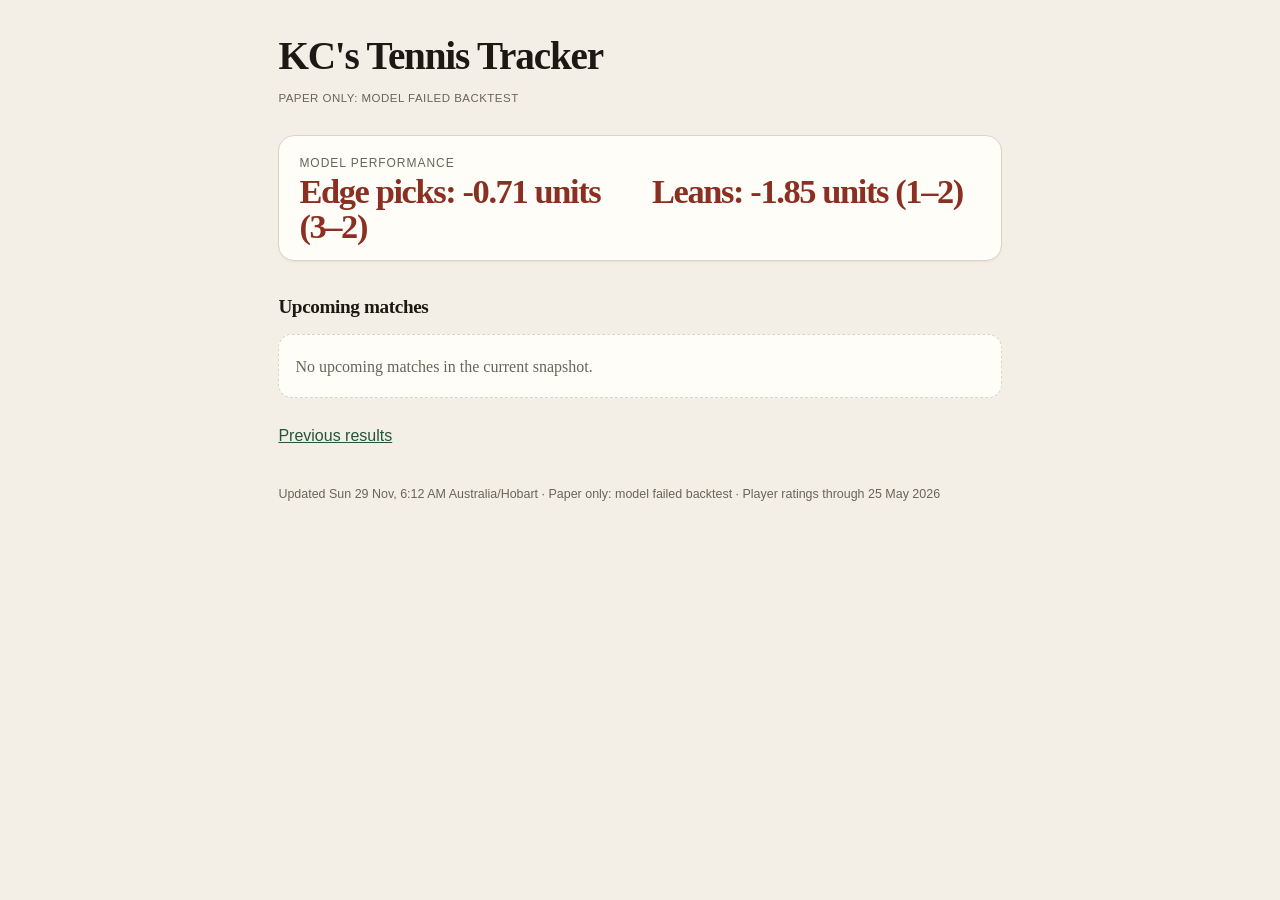
<file: index.html>
<!DOCTYPE html>
<html lang="en">
<head>
  <meta charset="utf-8">
  <meta name="viewport" content="width=device-width, initial-scale=1">
  <title>KC's Tennis Tracker</title>
  <link rel="stylesheet" href="styles.css">
</head>
<body>
  <div class="wrap">
    <header class="site">
      <h1>KC's Tennis Tracker</h1>
      <p class="note">Paper only: model failed backtest</p>
    </header>
    <section class="perf" aria-label="Model performance">
      <p class="label">Model performance</p>
      <div class="perf-lines">
        <div class="perf-line">
          <p class="pnl neg">Edge picks: -0.71 units (3–2)</p>
        </div>
        <div class="perf-line">
          <p class="pnl neg">Leans: -1.85 units (1–2)</p>
        </div>
      </div>
    </section>
    <section>
      <h2>Upcoming matches</h2>
      <div class="matches">
        <p class="empty">No upcoming matches in the current snapshot.</p>
      </div>
    </section>
    <nav class="links"><a href="results.html">Previous results</a></nav>
    <footer class="site">Updated Sun 29 Nov, 6:12 AM Australia/Hobart · Paper only: model failed backtest · Player ratings through 25 May 2026</footer>
  </div>
</body>
</html>
</file>
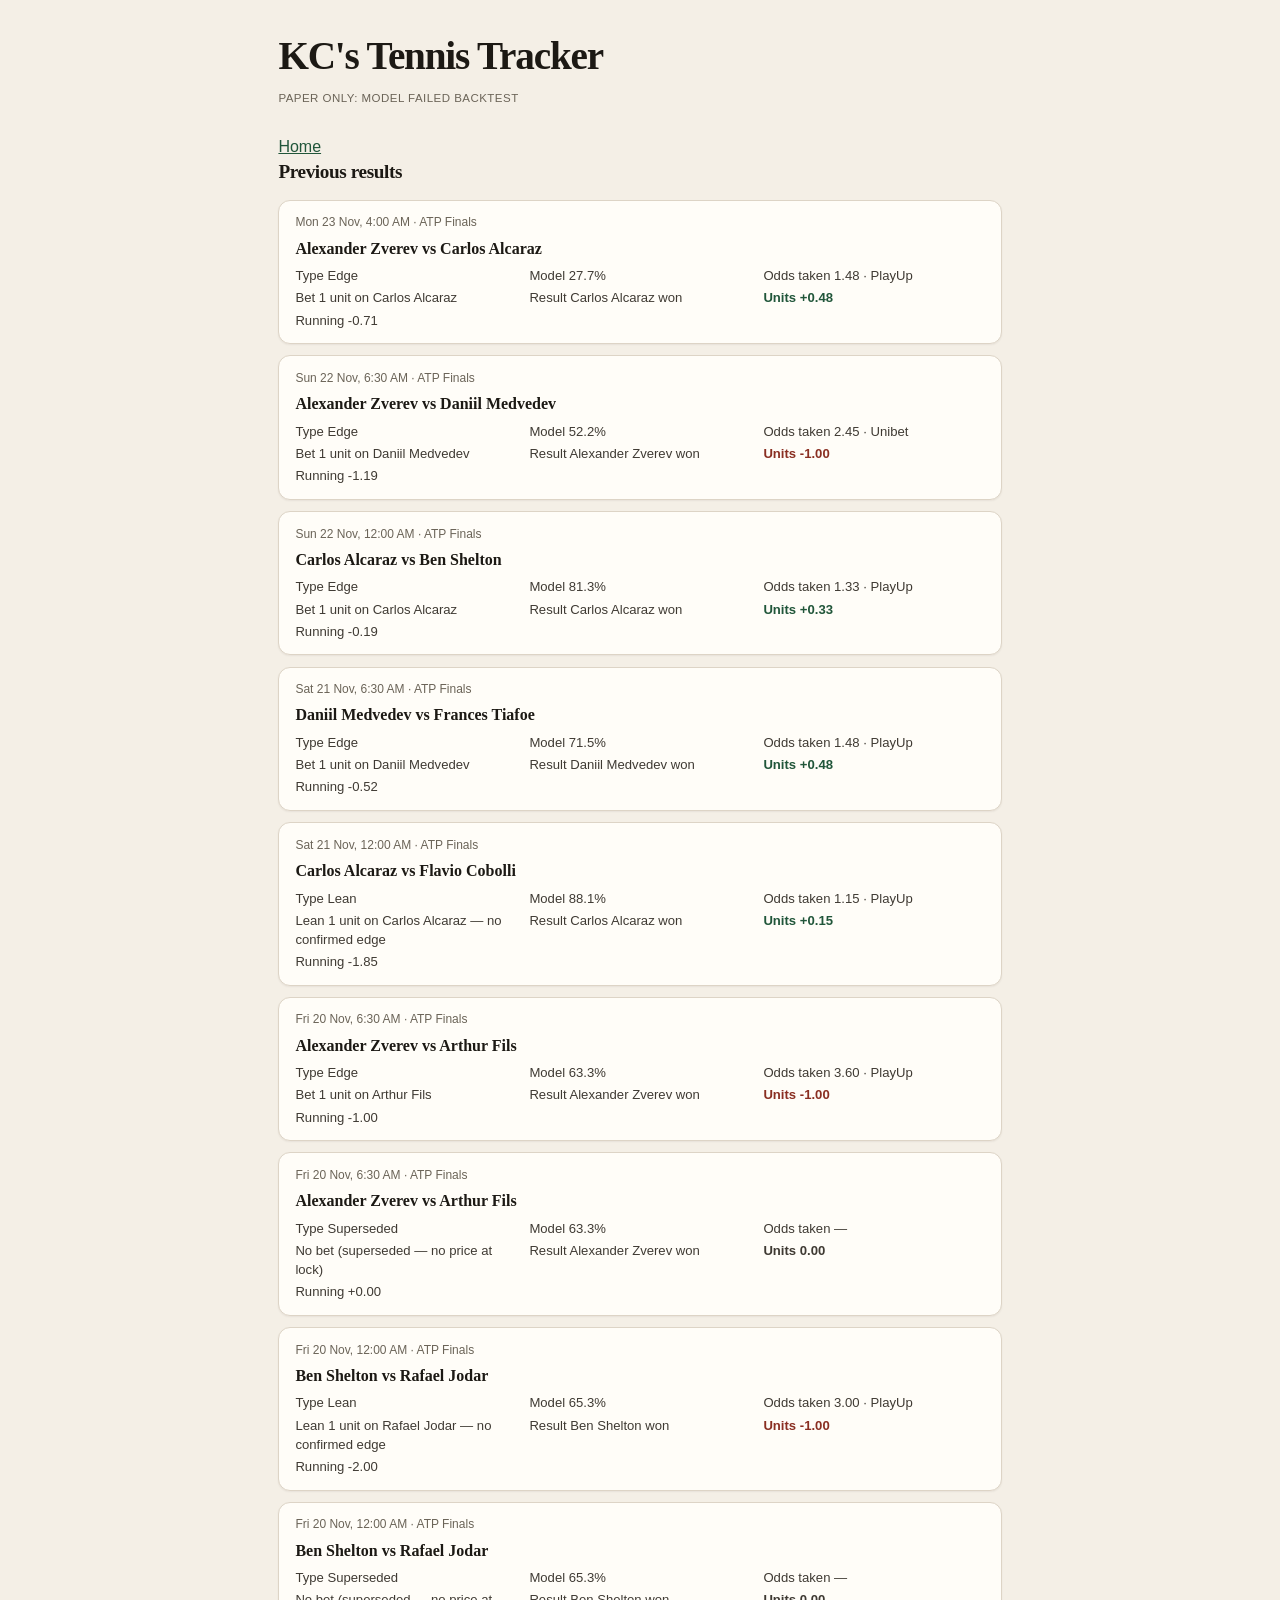
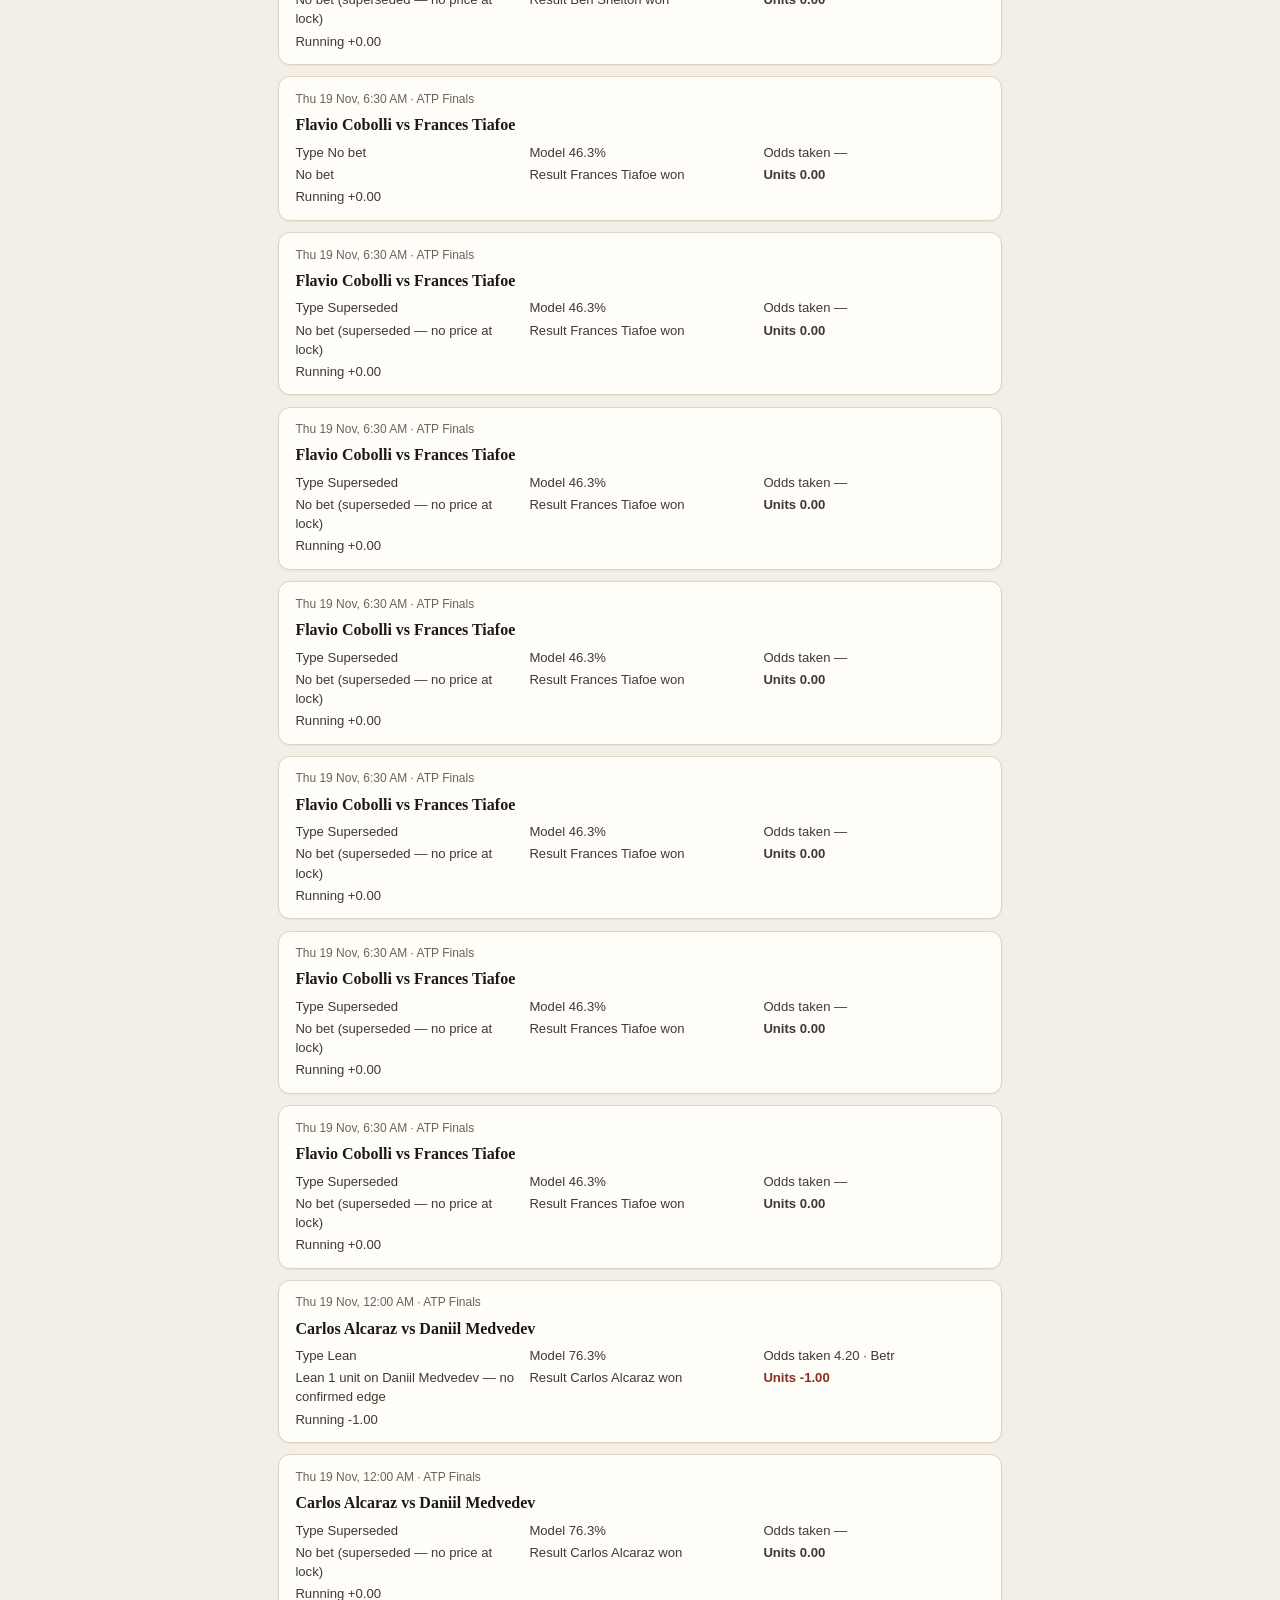
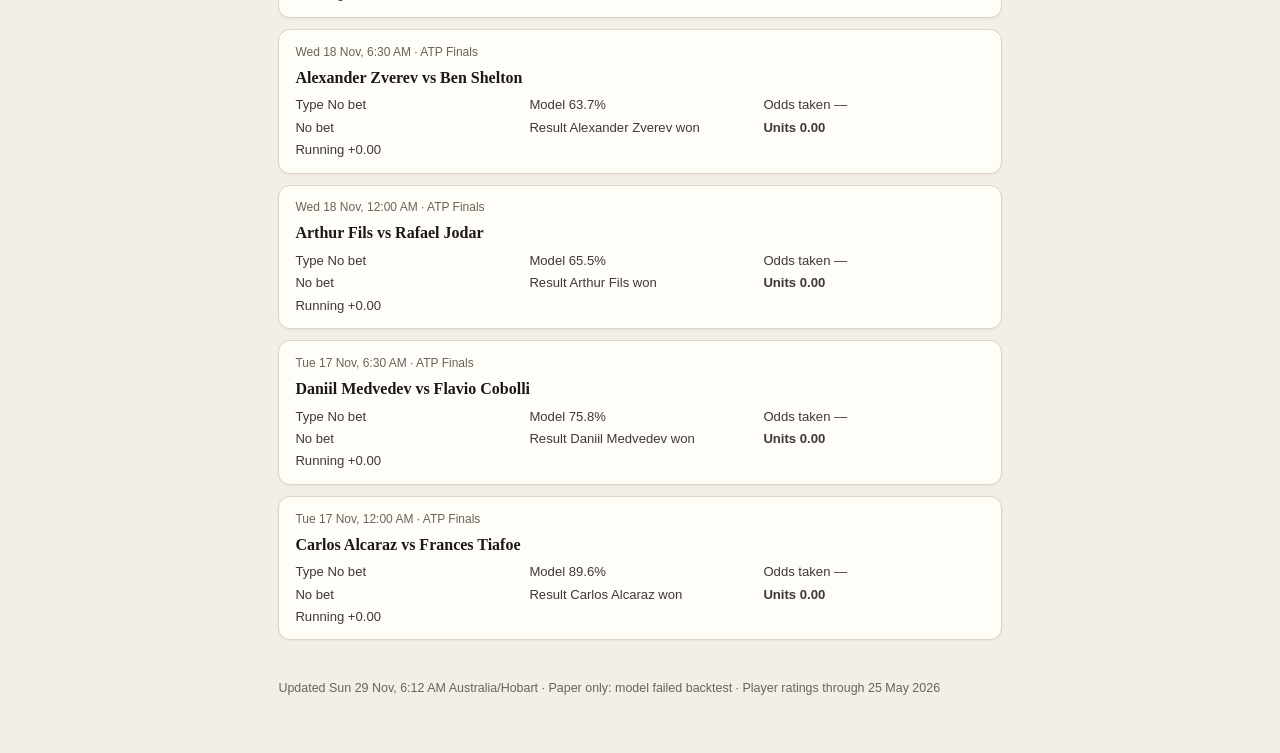
<file: results.html>
<!DOCTYPE html>
<html lang="en">
<head>
  <meta charset="utf-8">
  <meta name="viewport" content="width=device-width, initial-scale=1">
  <title>Previous results — KC's Tennis Tracker</title>
  <link rel="stylesheet" href="styles.css">
</head>
<body>
  <div class="wrap">
    <header class="site">
      <h1>KC's Tennis Tracker</h1>
      <p class="note">Paper only: model failed backtest</p>
    </header>
    <nav class="links"><a href="index.html">Home</a></nav>
    <section>
      <h2>Previous results</h2>
      <div class="history">
        <article class="row">
  <div class="top">Mon 23 Nov, 4:00 AM · ATP Finals</div>
  <div class="match">Alexander Zverev vs Carlos Alcaraz</div>
  <div class="grid">
    <div>Type Edge</div>
    <div>Model 27.7%</div>
    <div>Odds taken 1.48 · PlayUp</div>
    <div>Bet 1 unit on Carlos Alcaraz</div>
    <div>Result Carlos Alcaraz won</div>
    <div class="units pos">Units +0.48</div>
    <div>Running -0.71</div>
  </div>
</article>
<article class="row">
  <div class="top">Sun 22 Nov, 6:30 AM · ATP Finals</div>
  <div class="match">Alexander Zverev vs Daniil Medvedev</div>
  <div class="grid">
    <div>Type Edge</div>
    <div>Model 52.2%</div>
    <div>Odds taken 2.45 · Unibet</div>
    <div>Bet 1 unit on Daniil Medvedev</div>
    <div>Result Alexander Zverev won</div>
    <div class="units neg">Units -1.00</div>
    <div>Running -1.19</div>
  </div>
</article>
<article class="row">
  <div class="top">Sun 22 Nov, 12:00 AM · ATP Finals</div>
  <div class="match">Carlos Alcaraz vs Ben Shelton</div>
  <div class="grid">
    <div>Type Edge</div>
    <div>Model 81.3%</div>
    <div>Odds taken 1.33 · PlayUp</div>
    <div>Bet 1 unit on Carlos Alcaraz</div>
    <div>Result Carlos Alcaraz won</div>
    <div class="units pos">Units +0.33</div>
    <div>Running -0.19</div>
  </div>
</article>
<article class="row">
  <div class="top">Sat 21 Nov, 6:30 AM · ATP Finals</div>
  <div class="match">Daniil Medvedev vs Frances Tiafoe</div>
  <div class="grid">
    <div>Type Edge</div>
    <div>Model 71.5%</div>
    <div>Odds taken 1.48 · PlayUp</div>
    <div>Bet 1 unit on Daniil Medvedev</div>
    <div>Result Daniil Medvedev won</div>
    <div class="units pos">Units +0.48</div>
    <div>Running -0.52</div>
  </div>
</article>
<article class="row">
  <div class="top">Sat 21 Nov, 12:00 AM · ATP Finals</div>
  <div class="match">Carlos Alcaraz vs Flavio Cobolli</div>
  <div class="grid">
    <div>Type Lean</div>
    <div>Model 88.1%</div>
    <div>Odds taken 1.15 · PlayUp</div>
    <div>Lean 1 unit on Carlos Alcaraz — no confirmed edge</div>
    <div>Result Carlos Alcaraz won</div>
    <div class="units pos">Units +0.15</div>
    <div>Running -1.85</div>
  </div>
</article>
<article class="row">
  <div class="top">Fri 20 Nov, 6:30 AM · ATP Finals</div>
  <div class="match">Alexander Zverev vs Arthur Fils</div>
  <div class="grid">
    <div>Type Edge</div>
    <div>Model 63.3%</div>
    <div>Odds taken 3.60 · PlayUp</div>
    <div>Bet 1 unit on Arthur Fils</div>
    <div>Result Alexander Zverev won</div>
    <div class="units neg">Units -1.00</div>
    <div>Running -1.00</div>
  </div>
</article>
<article class="row">
  <div class="top">Fri 20 Nov, 6:30 AM · ATP Finals</div>
  <div class="match">Alexander Zverev vs Arthur Fils</div>
  <div class="grid">
    <div>Type Superseded</div>
    <div>Model 63.3%</div>
    <div>Odds taken —</div>
    <div>No bet (superseded — no price at lock)</div>
    <div>Result Alexander Zverev won</div>
    <div class="units ">Units 0.00</div>
    <div>Running +0.00</div>
  </div>
</article>
<article class="row">
  <div class="top">Fri 20 Nov, 12:00 AM · ATP Finals</div>
  <div class="match">Ben Shelton vs Rafael Jodar</div>
  <div class="grid">
    <div>Type Lean</div>
    <div>Model 65.3%</div>
    <div>Odds taken 3.00 · PlayUp</div>
    <div>Lean 1 unit on Rafael Jodar — no confirmed edge</div>
    <div>Result Ben Shelton won</div>
    <div class="units neg">Units -1.00</div>
    <div>Running -2.00</div>
  </div>
</article>
<article class="row">
  <div class="top">Fri 20 Nov, 12:00 AM · ATP Finals</div>
  <div class="match">Ben Shelton vs Rafael Jodar</div>
  <div class="grid">
    <div>Type Superseded</div>
    <div>Model 65.3%</div>
    <div>Odds taken —</div>
    <div>No bet (superseded — no price at lock)</div>
    <div>Result Ben Shelton won</div>
    <div class="units ">Units 0.00</div>
    <div>Running +0.00</div>
  </div>
</article>
<article class="row">
  <div class="top">Thu 19 Nov, 6:30 AM · ATP Finals</div>
  <div class="match">Flavio Cobolli vs Frances Tiafoe</div>
  <div class="grid">
    <div>Type No bet</div>
    <div>Model 46.3%</div>
    <div>Odds taken —</div>
    <div>No bet</div>
    <div>Result Frances Tiafoe won</div>
    <div class="units ">Units 0.00</div>
    <div>Running +0.00</div>
  </div>
</article>
<article class="row">
  <div class="top">Thu 19 Nov, 6:30 AM · ATP Finals</div>
  <div class="match">Flavio Cobolli vs Frances Tiafoe</div>
  <div class="grid">
    <div>Type Superseded</div>
    <div>Model 46.3%</div>
    <div>Odds taken —</div>
    <div>No bet (superseded — no price at lock)</div>
    <div>Result Frances Tiafoe won</div>
    <div class="units ">Units 0.00</div>
    <div>Running +0.00</div>
  </div>
</article>
<article class="row">
  <div class="top">Thu 19 Nov, 6:30 AM · ATP Finals</div>
  <div class="match">Flavio Cobolli vs Frances Tiafoe</div>
  <div class="grid">
    <div>Type Superseded</div>
    <div>Model 46.3%</div>
    <div>Odds taken —</div>
    <div>No bet (superseded — no price at lock)</div>
    <div>Result Frances Tiafoe won</div>
    <div class="units ">Units 0.00</div>
    <div>Running +0.00</div>
  </div>
</article>
<article class="row">
  <div class="top">Thu 19 Nov, 6:30 AM · ATP Finals</div>
  <div class="match">Flavio Cobolli vs Frances Tiafoe</div>
  <div class="grid">
    <div>Type Superseded</div>
    <div>Model 46.3%</div>
    <div>Odds taken —</div>
    <div>No bet (superseded — no price at lock)</div>
    <div>Result Frances Tiafoe won</div>
    <div class="units ">Units 0.00</div>
    <div>Running +0.00</div>
  </div>
</article>
<article class="row">
  <div class="top">Thu 19 Nov, 6:30 AM · ATP Finals</div>
  <div class="match">Flavio Cobolli vs Frances Tiafoe</div>
  <div class="grid">
    <div>Type Superseded</div>
    <div>Model 46.3%</div>
    <div>Odds taken —</div>
    <div>No bet (superseded — no price at lock)</div>
    <div>Result Frances Tiafoe won</div>
    <div class="units ">Units 0.00</div>
    <div>Running +0.00</div>
  </div>
</article>
<article class="row">
  <div class="top">Thu 19 Nov, 6:30 AM · ATP Finals</div>
  <div class="match">Flavio Cobolli vs Frances Tiafoe</div>
  <div class="grid">
    <div>Type Superseded</div>
    <div>Model 46.3%</div>
    <div>Odds taken —</div>
    <div>No bet (superseded — no price at lock)</div>
    <div>Result Frances Tiafoe won</div>
    <div class="units ">Units 0.00</div>
    <div>Running +0.00</div>
  </div>
</article>
<article class="row">
  <div class="top">Thu 19 Nov, 6:30 AM · ATP Finals</div>
  <div class="match">Flavio Cobolli vs Frances Tiafoe</div>
  <div class="grid">
    <div>Type Superseded</div>
    <div>Model 46.3%</div>
    <div>Odds taken —</div>
    <div>No bet (superseded — no price at lock)</div>
    <div>Result Frances Tiafoe won</div>
    <div class="units ">Units 0.00</div>
    <div>Running +0.00</div>
  </div>
</article>
<article class="row">
  <div class="top">Thu 19 Nov, 12:00 AM · ATP Finals</div>
  <div class="match">Carlos Alcaraz vs Daniil Medvedev</div>
  <div class="grid">
    <div>Type Lean</div>
    <div>Model 76.3%</div>
    <div>Odds taken 4.20 · Betr</div>
    <div>Lean 1 unit on Daniil Medvedev — no confirmed edge</div>
    <div>Result Carlos Alcaraz won</div>
    <div class="units neg">Units -1.00</div>
    <div>Running -1.00</div>
  </div>
</article>
<article class="row">
  <div class="top">Thu 19 Nov, 12:00 AM · ATP Finals</div>
  <div class="match">Carlos Alcaraz vs Daniil Medvedev</div>
  <div class="grid">
    <div>Type Superseded</div>
    <div>Model 76.3%</div>
    <div>Odds taken —</div>
    <div>No bet (superseded — no price at lock)</div>
    <div>Result Carlos Alcaraz won</div>
    <div class="units ">Units 0.00</div>
    <div>Running +0.00</div>
  </div>
</article>
<article class="row">
  <div class="top">Wed 18 Nov, 6:30 AM · ATP Finals</div>
  <div class="match">Alexander Zverev vs Ben Shelton</div>
  <div class="grid">
    <div>Type No bet</div>
    <div>Model 63.7%</div>
    <div>Odds taken —</div>
    <div>No bet</div>
    <div>Result Alexander Zverev won</div>
    <div class="units ">Units 0.00</div>
    <div>Running +0.00</div>
  </div>
</article>
<article class="row">
  <div class="top">Wed 18 Nov, 12:00 AM · ATP Finals</div>
  <div class="match">Arthur Fils vs Rafael Jodar</div>
  <div class="grid">
    <div>Type No bet</div>
    <div>Model 65.5%</div>
    <div>Odds taken —</div>
    <div>No bet</div>
    <div>Result Arthur Fils won</div>
    <div class="units ">Units 0.00</div>
    <div>Running +0.00</div>
  </div>
</article>
<article class="row">
  <div class="top">Tue 17 Nov, 6:30 AM · ATP Finals</div>
  <div class="match">Daniil Medvedev vs Flavio Cobolli</div>
  <div class="grid">
    <div>Type No bet</div>
    <div>Model 75.8%</div>
    <div>Odds taken —</div>
    <div>No bet</div>
    <div>Result Daniil Medvedev won</div>
    <div class="units ">Units 0.00</div>
    <div>Running +0.00</div>
  </div>
</article>
<article class="row">
  <div class="top">Tue 17 Nov, 12:00 AM · ATP Finals</div>
  <div class="match">Carlos Alcaraz vs Frances Tiafoe</div>
  <div class="grid">
    <div>Type No bet</div>
    <div>Model 89.6%</div>
    <div>Odds taken —</div>
    <div>No bet</div>
    <div>Result Carlos Alcaraz won</div>
    <div class="units ">Units 0.00</div>
    <div>Running +0.00</div>
  </div>
</article>
      </div>
    </section>
    <footer class="site">Updated Sun 29 Nov, 6:12 AM Australia/Hobart · Paper only: model failed backtest · Player ratings through 25 May 2026</footer>
  </div>
</body>
</html>
</file>
<file: styles.css>
/* KC's Tennis Tracker */
:root {
  --paper: #f4efe6;
  --ink: #1c1914;
  --muted: #6b6458;
  --line: #ddd4c6;
  --green: #21563a;
  --green-soft: #e4efe8;
  --clay: #b85a32;
  --clay-soft: #f6e6de;
  --rust: #8a2f22;
  --card: #fffdf8;
  --shadow: 0 1px 2px rgba(28, 25, 20, 0.06);
}
* { box-sizing: border-box; }
html, body { margin: 0; padding: 0; }
body {
  font-family: "Source Serif 4", "Iowan Old Style", Palatino, "Palatino Linotype", Georgia, serif;
  background: var(--paper);
  color: var(--ink);
  line-height: 1.45;
  min-height: 100vh;
}
.wrap { max-width: 760px; margin: 0 auto; padding: 1.75rem 1.15rem 3.5rem; }
header.site { margin-bottom: 1.75rem; }
header.site h1 {
  font-size: clamp(1.8rem, 5vw, 2.45rem);
  font-weight: 650;
  letter-spacing: -0.03em;
  margin: 0 0 0.35rem;
}
.note {
  font-family: "Avenir Next", "Segoe UI", "Helvetica Neue", sans-serif;
  font-size: 0.72rem;
  letter-spacing: 0.04em;
  text-transform: uppercase;
  color: var(--muted);
  margin: 0;
}
.perf {
  background: var(--card);
  border: 1px solid var(--line);
  border-radius: 16px;
  padding: 1.15rem 1.25rem 1.05rem;
  box-shadow: var(--shadow);
  margin-bottom: 2rem;
}
.perf .label {
  font-family: "Avenir Next", "Segoe UI", "Helvetica Neue", sans-serif;
  font-size: 0.75rem;
  letter-spacing: 0.08em;
  text-transform: uppercase;
  color: var(--muted);
  margin: 0 0 0.15rem;
}
.perf .pnl {
  font-variant-numeric: tabular-nums;
  font-size: clamp(2.4rem, 9vw, 3.4rem);
  font-weight: 650;
  letter-spacing: -0.04em;
  line-height: 1;
  margin: 0;
}
.perf .pnl.pos { color: var(--green); }
.perf .pnl.neg { color: var(--rust); }
.perf .meta {
  font-family: "Avenir Next", "Segoe UI", "Helvetica Neue", sans-serif;
  color: var(--muted);
  margin: 0.45rem 0 0;
  font-size: 0.95rem;
}
h2 {
  font-size: 1.2rem;
  font-weight: 650;
  letter-spacing: -0.02em;
  margin: 0 0 0.85rem;
}
.matches { display: flex; flex-direction: column; gap: 0.85rem; }
.card {
  background: var(--card);
  border: 1px solid var(--line);
  border-radius: 14px;
  padding: 0.95rem 1rem 0.9rem;
  box-shadow: var(--shadow);
}
.eyebrow {
  font-family: "Avenir Next", "Segoe UI", "Helvetica Neue", sans-serif;
  font-size: 0.75rem;
  color: var(--muted);
  display: flex;
  flex-wrap: wrap;
  gap: 0.35rem 0.75rem;
  margin: 0 0 0.65rem;
}
.player {
  display: grid;
  grid-template-columns: 1fr auto;
  gap: 0.35rem 0.75rem;
  align-items: baseline;
  padding: 0.28rem 0;
}
.player + .player { border-top: 1px solid var(--line); }
.name { font-size: 1.05rem; font-weight: 600; }
.book {
  font-family: "Avenir Next", "Segoe UI", "Helvetica Neue", sans-serif;
  font-variant-numeric: tabular-nums;
  font-size: 0.86rem;
  color: var(--muted);
  text-align: right;
}
.model {
  font-family: "Avenir Next", "Segoe UI", "Helvetica Neue", sans-serif;
  font-variant-numeric: tabular-nums;
  font-size: 0.82rem;
  color: var(--muted);
}
.action {
  display: flex;
  flex-wrap: wrap;
  align-items: center;
  gap: 0.45rem 0.7rem;
  margin-top: 0.7rem;
}
.pill {
  font-family: "Avenir Next", "Segoe UI", "Helvetica Neue", sans-serif;
  font-size: 0.82rem;
  font-weight: 600;
  border-radius: 999px;
  padding: 0.28rem 0.7rem;
}
.pill.bet { background: var(--green-soft); color: var(--green); }
.pill.lean { background: #f3ead2; color: #6a4a12; }
.pill.nobet { background: #eeeae2; color: #534d43; }
.pill.norate { background: var(--clay-soft); color: var(--clay); }
.perf-lines { display: grid; gap: 0.85rem; }
@media (min-width: 560px) {
  .perf-lines { grid-template-columns: 1fr 1fr; gap: 1rem 1.5rem; }
}
.perf .pnl {
  font-size: clamp(1.55rem, 5vw, 2.15rem);
}
.perf-line .label {
  margin-bottom: 0.1rem;
}
.edge {
  font-family: "Avenir Next", "Segoe UI", "Helvetica Neue", sans-serif;
  font-variant-numeric: tabular-nums;
  font-size: 0.85rem;
  color: var(--muted);
}
.empty {
  color: var(--muted);
  background: var(--card);
  border: 1px dashed var(--line);
  border-radius: 14px;
  padding: 1.2rem 1rem;
  margin: 0;
}
a { color: var(--green); }
nav.links { margin: 1.6rem 0 0; font-family: "Avenir Next", "Segoe UI", "Helvetica Neue", sans-serif; }
footer.site {
  margin-top: 2.4rem;
  font-family: "Avenir Next", "Segoe UI", "Helvetica Neue", sans-serif;
  font-size: 0.78rem;
  color: var(--muted);
}
.history { display: flex; flex-direction: column; gap: 0.7rem; }
.row {
  background: var(--card);
  border: 1px solid var(--line);
  border-radius: 12px;
  padding: 0.85rem 1rem;
  box-shadow: var(--shadow);
}
.row .top {
  font-family: "Avenir Next", "Segoe UI", "Helvetica Neue", sans-serif;
  font-size: 0.75rem;
  color: var(--muted);
  margin: 0 0 0.3rem;
}
.row .match { font-weight: 600; margin: 0 0 0.4rem; }
.grid {
  font-family: "Avenir Next", "Segoe UI", "Helvetica Neue", sans-serif;
  font-variant-numeric: tabular-nums;
  font-size: 0.82rem;
  color: #3f3a33;
  display: grid;
  grid-template-columns: 1fr 1fr;
  gap: 0.2rem 0.8rem;
}
.grid .units { font-weight: 650; }
.grid .units.pos { color: var(--green); }
.grid .units.neg { color: var(--rust); }
@media (min-width: 640px) {
  .grid { grid-template-columns: repeat(3, 1fr); }
}
</file>
